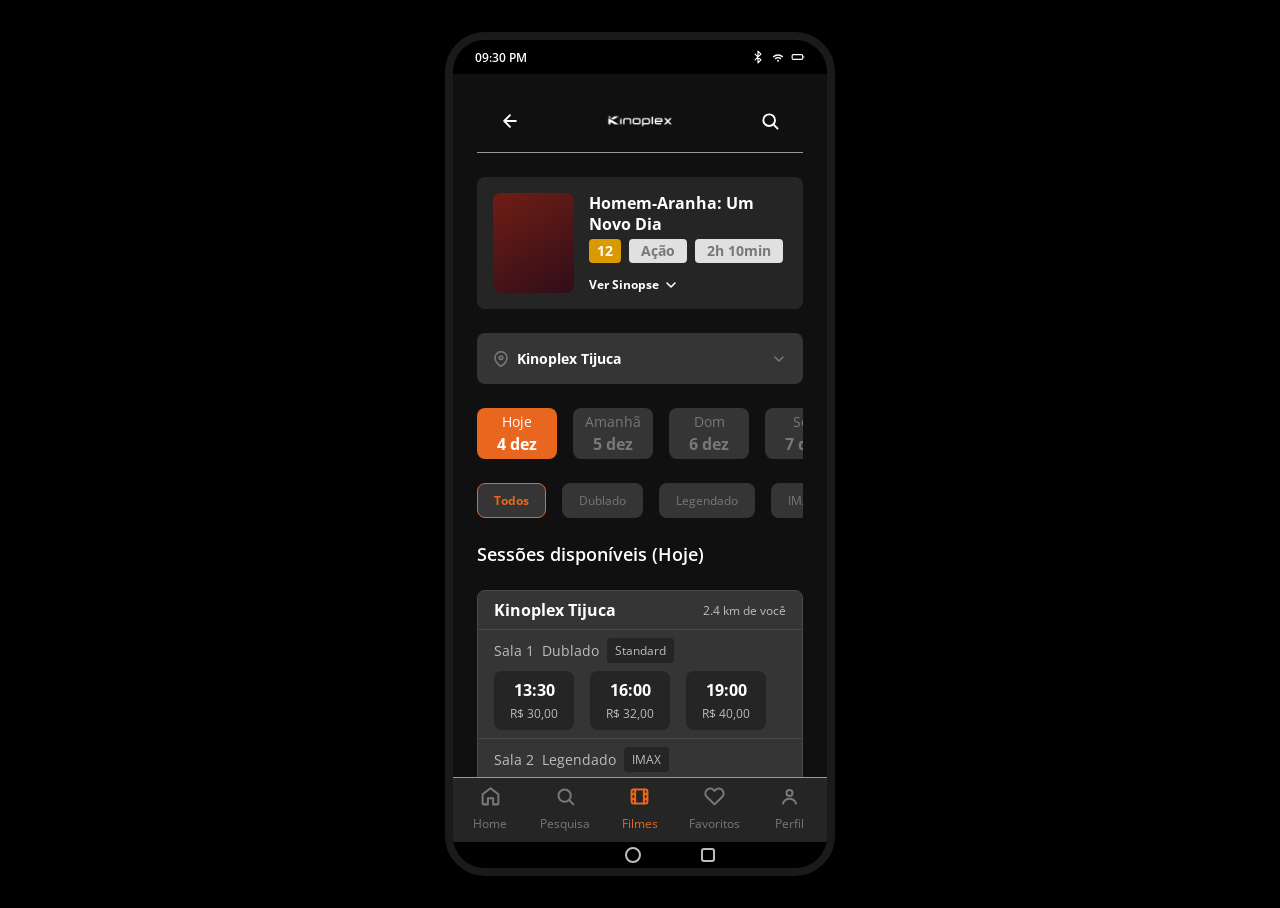
<file: movie.html>
<!DOCTYPE html>
<html lang="pt-BR">
<head>
<meta charset="UTF-8">
<meta name="viewport" content="width=device-width, initial-scale=1.0, viewport-fit=cover">
<title>Kinoplex — Filme</title>
<link rel="preconnect" href="https://fonts.googleapis.com">
<link href="https://fonts.googleapis.com/css2?family=Open+Sans:wght@400;500;600;700;800&display=swap" rel="stylesheet">
<link rel="stylesheet" href="assets/style.css">
</head>
<body>
<div class="device">
  <div class="status-bar"><span>09:30 PM</span><div class="icons"></div></div>

  <div class="screen movie-screen">
    <header class="app-header">
      <a class="icon-btn" href="index.html" aria-label="Voltar"></a>
      <div class="wordmark"><img src="assets/images/kinoplex-logo.png" alt="Kinoplex"></div>
      <a class="icon-btn" href="search.html" aria-label="Pesquisar"></a>
    </header>

    <!-- FICHA DO FILME -->
    <div class="movie-ficha-wrap">
      <div class="movie-ficha">
        <div class="movie-ficha-poster" id="fichaPoster"></div>
        <div class="movie-ficha-body">
          <h1 class="movie-ficha-title" id="fichaTitle"></h1>
          <div class="movie-ficha-badges" id="fichaBadges"></div>
          <button class="synopsis-toggle" id="synopsisToggle">
            <span>Ver Sinopse</span><span class="synopsis-chevron"></span>
          </button>
        </div>
      </div>
      <p class="synopsis" id="synopsis" hidden></p>
    </div>

    <!-- CINEMA -->
    <div class="cinema-select-wrap">
      <button class="cinema-select" id="cinemaSelectBtn" aria-haspopup="listbox" aria-expanded="false">
        <span class="cinema-select-icon"></span>
        <span class="cinema-select-label" id="cinemaSelectLabel"></span>
        <span class="cinema-select-chevron"></span>
      </button>
      <div class="cinema-dropdown" id="cinemaDropdown" hidden></div>
    </div>

    <!-- DIAS -->
    <div class="day-tabs" id="dayTabs"></div>

    <!-- FILTROS -->
    <div class="filter-chips" id="filterChips"></div>

    <!-- SESSÕES -->
    <div class="sessions-title" id="sessionsTitle">Sessões disponíveis (Hoje)</div>
    <div class="session-cards" id="sessionCards"></div>
  </div>

  <nav class="bottom-nav">
    <a class="nav-item" href="index.html"><span class="nav-icon"></span>Home</a>
    <a class="nav-item" href="search.html"><span class="nav-icon"></span>Pesquisa</a>
    <button class="nav-item active"><span class="nav-icon"></span>Filmes</button>
    <button class="nav-item"><span class="nav-icon"></span>Favoritos</button>
    <button class="nav-item"><span class="nav-icon"></span>Perfil</button>
  </nav>

  <div class="android-bar">
    <span class="nav-icon-back"></span>
    <span style="width:16px;height:16px;border:2px solid currentColor;border-radius:50%;display:inline-block;"></span>
    <span style="width:14px;height:14px;border:2px solid currentColor;border-radius:3px;display:inline-block;"></span>
  </div>
</div>
<script src="assets/app.js"></script>
<script>
  document.querySelector('.status-bar .icons').innerHTML = ICONS.bluetooth + ICONS.wifi + ICONS.battery;
  document.querySelector('[aria-label="Voltar"]').innerHTML = ICONS.back;
  document.querySelector('[aria-label="Pesquisar"]').innerHTML = ICONS.search;
  const navIcons = [ICONS.home, ICONS.search, ICONS.films, ICONS.favorites, ICONS.profile];
  document.querySelectorAll('.nav-item .nav-icon').forEach((el,i) => el.innerHTML = navIcons[i]);
  document.querySelector('.cinema-select-icon').innerHTML = ICONS.pin;
  document.querySelector('.cinema-select-chevron').innerHTML = ICONS.chevron;

  // ---- Filme (lido da URL) ----
  const movieId = new URLSearchParams(location.search).get('id') || 'homem-aranha';
  const movie = MOVIES[movieId] || MOVIES['homem-aranha'];
  document.title = 'Kinoplex — ' + movie.title;

  document.getElementById('fichaPoster').classList.add(movie.posterClass);
  document.getElementById('fichaTitle').textContent = movie.title;
  const ratingClass = { "L":"livre", "10":"s10", "12":"s12", "14":"s14", "16":"s16", "18":"s18" }[movie.rating] || "";
  document.getElementById('fichaBadges').innerHTML =
    '<span class="badge badge-rating ' + ratingClass + '">' + movie.rating + '</span>' +
    '<span class="badge badge-genre">' + movie.genre + '</span>' +
    '<span class="badge badge-genre">' + movie.runtime + '</span>';
  document.getElementById('synopsis').textContent = movie.synopsis;

  // Sinopse (expandir/recolher)
  document.querySelector('.synopsis-chevron').innerHTML = ICONS.chevron;
  document.getElementById('synopsisToggle').addEventListener('click', () => {
    const synopsis = document.getElementById('synopsis');
    const open = synopsis.hidden;
    synopsis.hidden = !open;
    document.getElementById('synopsisToggle').classList.toggle('open', open);
  });

  // ---- Cinemas (dropdown customizado) ----
  const cinemaBtn = document.getElementById('cinemaSelectBtn');
  const cinemaLabel = document.getElementById('cinemaSelectLabel');
  const cinemaDropdown = document.getElementById('cinemaDropdown');
  let selectedCinema = 'tijuca';

  function closeCinemaDropdown() {
    cinemaDropdown.hidden = true;
    cinemaBtn.classList.remove('open');
    cinemaBtn.setAttribute('aria-expanded', 'false');
  }
  function renderCinemaDropdown() {
    const theater = THEATERS.find(t => t.id === selectedCinema);
    cinemaLabel.textContent = theater ? theater.name : 'Selecione o cinema';
    cinemaDropdown.innerHTML = THEATERS.map(t =>
      '<button type="button" class="cinema-dropdown-item' + (t.id === selectedCinema ? ' selected' : '') + '" data-id="' + t.id + '">' +
        '<span class="cd-name">' + t.name + '</span>' +
        '<span class="cd-dist">' + t.dist + '</span>' +
        '<span class="cd-check">' + ICONS.check + '</span>' +
      '</button>'
    ).join('');
  }
  cinemaBtn.addEventListener('click', () => {
    const open = cinemaDropdown.hidden;
    renderCinemaDropdown();
    cinemaDropdown.hidden = !open;
    cinemaBtn.classList.toggle('open', !open);
    cinemaBtn.setAttribute('aria-expanded', String(!open));
  });
  cinemaDropdown.addEventListener('click', e => {
    const item = e.target.closest('.cinema-dropdown-item');
    if (!item) return;
    selectedCinema = item.dataset.id;
    closeCinemaDropdown();
    renderCinemaDropdown();
    renderSessions();
  });
  document.addEventListener('click', e => {
    if (!cinemaDropdown.hidden && !e.target.closest('.cinema-select-wrap')) {
      closeCinemaDropdown();
    }
  });

  // ---- Dias ----
  const DAYS = 5;
  const MONTHS = ['jan','fev','mar','abr','mai','jun','jul','ago','set','out','nov','dez'];
  const WEEKDAYS = ['Dom','Seg','Ter','Qua','Qui','Sex','Sáb'];
  function dayLabel(offset) {
    const d = new Date();
    d.setDate(d.getDate() + offset);
    const date = d.getDate() + ' ' + MONTHS[d.getMonth()];
    if (offset === 0) return { top: 'Hoje', date: date };
    if (offset === 1) return { top: 'Amanhã', date: date };
    return { top: WEEKDAYS[d.getDay()], date: date };
  }
  let activeDay = 0;
  const dayTabs = document.getElementById('dayTabs');
  function renderDayTabs() {
    dayTabs.innerHTML = '';
    for (let i = 0; i < DAYS; i++) {
      const l = dayLabel(i);
      const b = document.createElement('button');
      b.type = 'button';
      b.className = 'day-tab' + (i === activeDay ? ' active' : '');
      b.innerHTML = '<span class="day-tab-top">' + l.top + '</span><span class="day-tab-bottom">' + l.date + '</span>';
      b.addEventListener('click', () => {
        activeDay = i;
        renderDayTabs();
        updateSessionsTitle();
        renderSessions();
      });
      dayTabs.appendChild(b);
    }
  }

  // ---- Filtros (Dublado / Legendado / IMAX / 3D) ----
  const FILTERS = ['Todos', 'Dublado', 'Legendado', 'IMAX', '3D'];
  let activeFilter = 'Todos';
  const filterChips = document.getElementById('filterChips');
  function renderFilterChips() {
    filterChips.innerHTML = '';
    FILTERS.forEach(f => {
      const b = document.createElement('button');
      b.type = 'button';
      b.className = 'filter-chip' + (f === activeFilter ? ' active' : '');
      b.textContent = f;
      b.addEventListener('click', () => {
        activeFilter = f;
        renderFilterChips();
        renderSessions();
      });
      filterChips.appendChild(b);
    });
  }

  // ---- Sessões ----
  const sessionCards = document.getElementById('sessionCards');
  function updateSessionsTitle() {
    document.getElementById('sessionsTitle').textContent = 'Sessões disponíveis (' + dayLabel(activeDay).top + ')';
  }
  function renderSessions() {
    let list = (SESSIONS[movieId] || []).filter(s => s.day === activeDay);
    if (activeFilter === 'Dublado') list = list.filter(s => s.type === 'Dublado');
    else if (activeFilter === 'Legendado') list = list.filter(s => s.type === 'Legendado');
    else if (activeFilter === 'IMAX') list = list.filter(s => s.format === 'IMAX');
    else if (activeFilter === '3D') list = list.filter(s => s.format === '3D');
    list = list.filter(s => s.theater === selectedCinema);

    const byTheater = new Map();
    list.forEach(s => {
      if (!byTheater.has(s.theater)) byTheater.set(s.theater, []);
      byTheater.get(s.theater).push(s);
    });

    sessionCards.innerHTML = '';
    if (byTheater.size === 0) {
      const p = document.createElement('p');
      p.className = 'empty-sessions';
      p.textContent = 'Nenhuma sessão disponível para esses filtros.';
      sessionCards.appendChild(p);
      return;
    }
    byTheater.forEach((sessions, theaterId) => {
      const theater = THEATERS.find(t => t.id === theaterId);
      if (!theater) return;
      const card = document.createElement('div');
      card.className = 'session-card';
      let html = '<div class="session-card-head">' +
        '<span class="session-card-name">' + theater.name + '</span>' +
        '<span class="session-card-dist">' + theater.dist + '</span>' +
        '</div>';
      sessions.forEach((s, idx) => {
        html += '<div class="session-card-divider"></div>' +
          '<div class="session-row">' +
            '<div class="session-row-info">' +
              '<span class="session-room">' + s.room + '</span>' +
              '<span class="session-type">' + s.type + '</span>' +
              '<span class="session-format">' + s.format + '</span>' +
            '</div>' +
            '<div class="session-times">' +
              s.times.map(t => '<div class="session-time"><span class="session-time-h">' + t[0] + '</span><span class="session-time-p">' + t[1] + '</span></div>').join('') +
            '</div>' +
          '</div>';
      });
      card.innerHTML = html;
      sessionCards.appendChild(card);
    });
  }

  renderCinemaDropdown();
  renderDayTabs();
  renderFilterChips();
  updateSessionsTitle();
  renderSessions();

  // Scroll lateral com a roda do mouse (dias e filtros)
  [dayTabs, filterChips].forEach(el => {
    el.addEventListener('wheel', e => {
      if (Math.abs(e.deltaY) > Math.abs(e.deltaX)) {
        el.scrollLeft += e.deltaY;
        e.preventDefault();
      }
    }, { passive: false });
  });

  // Arrastar com o mouse para rolar (desktop)
  if (window.matchMedia('(pointer: fine)').matches) {
    [dayTabs, filterChips].forEach(el => {
      let isDown = false, startX = 0, startLeft = 0, moved = false;
      el.addEventListener('pointerdown', e => {
        isDown = true; moved = false;
        startX = e.clientX; startLeft = el.scrollLeft;
      });
      el.addEventListener('pointermove', e => {
        if (!isDown) return;
        const dx = e.clientX - startX;
        if (Math.abs(dx) > 4 && !moved) {
          moved = true;
          try { el.setPointerCapture(e.pointerId); } catch (err) {}
        }
        if (moved) el.scrollLeft = startLeft - dx;
      });
      const up = () => { isDown = false; };
      el.addEventListener('pointerup', up);
      el.addEventListener('pointercancel', up);
      el.addEventListener('click', e => {
        if (moved) { e.preventDefault(); e.stopPropagation(); }
      }, true);
    });
  }
</script>
</body>
</html>
</file>
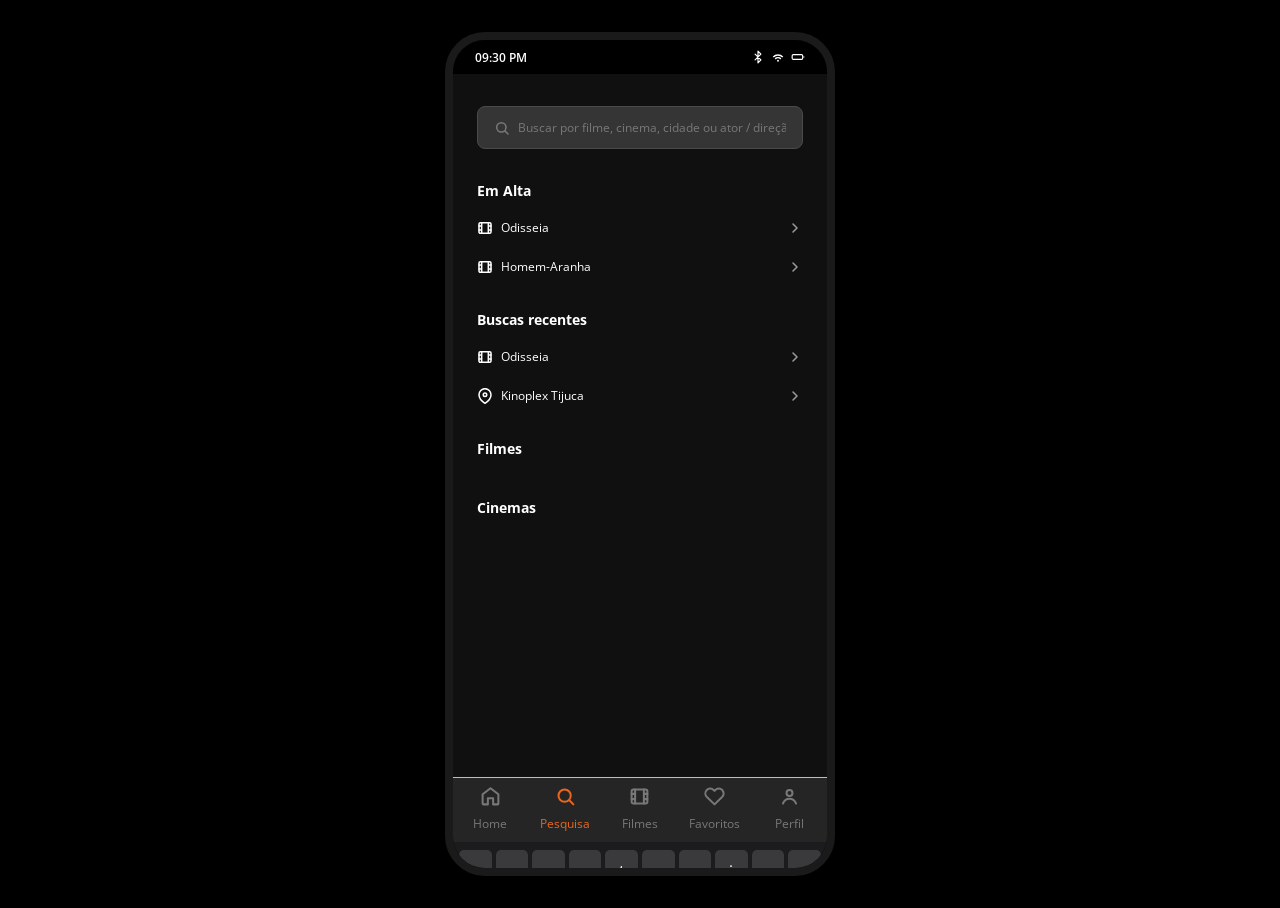
<file: search.html>
<!DOCTYPE html>
<html lang="pt-BR">
<head>
<meta charset="UTF-8">
<meta name="viewport" content="width=device-width, initial-scale=1.0, viewport-fit=cover">
<title>Kinoplex — Buscar</title>
<link rel="preconnect" href="https://fonts.googleapis.com">
<link href="https://fonts.googleapis.com/css2?family=Open+Sans:wght@400;500;600;700;800&display=swap" rel="stylesheet">
<link rel="stylesheet" href="assets/style.css">
</head>
<body class="search-page">
<div class="device">
  <div class="status-bar"><span>09:30 PM</span><div class="icons"></div></div>

  <div class="screen search-screen">
    <div class="search-field">
      <span class="search-field-icon"></span>
      <input type="search" placeholder="Buscar por filme, cinema, cidade ou ator / direção" aria-label="Buscar" autocomplete="off">
      <button class="search-field-clear" id="searchClear" aria-label="Limpar busca"></button>
    </div>

    <section class="search-group">
      <h2 class="search-group-title">Em Alta</h2>
      <a class="search-item" href="movie.html?id=odisseia">
        <span class="search-item-icon"></span>
        <span class="search-item-label">Odisseia</span>
        <span class="search-item-chevron"></span>
      </a>
      <a class="search-item" href="movie.html?id=homem-aranha">
        <span class="search-item-icon"></span>
        <span class="search-item-label">Homem-Aranha</span>
        <span class="search-item-chevron"></span>
      </a>
    </section>

    <section class="search-group">
      <h2 class="search-group-title">Buscas recentes</h2>
      <a class="search-item" href="movie.html?id=odisseia">
        <span class="search-item-icon"></span>
        <span class="search-item-label">Odisseia</span>
        <span class="search-item-chevron"></span>
      </a>
      <a class="search-item" href="#">
        <span class="search-item-icon pin"></span>
        <span class="search-item-label">Kinoplex Tijuca</span>
        <span class="search-item-chevron"></span>
      </a>
    </section>

    <section class="search-group search-results" id="searchResults" hidden>
      <h2 class="search-group-title">Filmes</h2>
      <div id="searchResultsList"></div>
    </section>

    <section class="search-group search-results" id="searchCinemas" hidden>
      <h2 class="search-group-title">Cinemas</h2>
      <div id="searchCinemasList"></div>
    </section>
  </div>

  <nav class="bottom-nav">
    <a class="nav-item" href="index.html"><span class="nav-icon"></span>Home</a>
    <button class="nav-item active"><span class="nav-icon"></span>Pesquisa</button>
    <button class="nav-item"><span class="nav-icon"></span>Filmes</button>
    <button class="nav-item"><span class="nav-icon"></span>Favoritos</button>
    <button class="nav-item"><span class="nav-icon"></span>Perfil</button>
  </nav>

  <div class="android-bar">
    <span class="nav-icon-back"></span>
    <span style="width:16px;height:16px;border:2px solid currentColor;border-radius:50%;display:inline-block;"></span>
    <span style="width:14px;height:14px;border:2px solid currentColor;border-radius:3px;display:inline-block;"></span>
  </div>
</div>
<script src="assets/app.js"></script>
<script>
  document.querySelector('.status-bar .icons').innerHTML = ICONS.bluetooth + ICONS.wifi + ICONS.battery;
  document.querySelector('.search-field-icon').innerHTML = ICONS.search;
  document.querySelectorAll('.search-item-icon:not(.pin)').forEach(el => el.innerHTML = ICONS.films);
  document.querySelector('.search-item-icon.pin').innerHTML = ICONS.pin;
  document.querySelectorAll('.search-item-chevron').forEach(el => el.innerHTML = ICONS.chevron);
  const navIcons = [ICONS.home, ICONS.search, ICONS.films, ICONS.favorites, ICONS.profile];
  document.querySelectorAll('.nav-item .nav-icon').forEach((el,i) => el.innerHTML = navIcons[i]);
  document.querySelector('.nav-icon-back').innerHTML = ICONS.back;
  document.querySelector('#searchClear').innerHTML = ICONS.close;

  const searchInput = document.querySelector('.search-field input');

  // --- Resultados de busca ---
  const searchGroups = document.querySelectorAll('.search-group:not(.search-results)');
  const searchResults = document.getElementById('searchResults');
  const searchResultsList = document.getElementById('searchResultsList');
  const searchCinemas = document.getElementById('searchCinemas');
  const searchCinemasList = document.getElementById('searchCinemasList');
  const searchClear = document.getElementById('searchClear');

  function norm(s) {
    return (s || '').normalize('NFD').replace(/[\u0300-\u036f]/g, '').toLowerCase();
  }
  function renderResults(q) {
    const term = norm(q).trim();
    const hasQuery = term.length > 0;

    const movieMatches = hasQuery ? Object.keys(MOVIES).filter(id => {
      const m = MOVIES[id];
      return norm(m.title).includes(term) || norm(m.genre).includes(term);
    }) : [];
    const theaterMatches = hasQuery ? THEATERS.filter(t =>
      norm(t.name).includes(term) || norm(t.city).includes(term)
    ) : [];

    searchResultsList.innerHTML = movieMatches.map(id => {
      const m = MOVIES[id];
      return '<a class="search-result-card" href="movie.html?id=' + id + '">' +
        '<div class="search-result-poster ' + m.posterClass + '"></div>' +
        '<div class="search-result-info">' +
          '<span class="search-result-title">' + m.title + '</span>' +
          '<span class="search-result-meta">' + m.runtime + ' - ' + m.genre + '</span>' +
        '</div>' +
        '<span class="search-result-chevron">' + ICONS.chevron + '</span>' +
      '</a>';
    }).join('');

    searchCinemasList.innerHTML = theaterMatches.map(t =>
      '<a class="search-result-card search-result-card--theater" href="#">' +
        '<div class="search-result-info">' +
          '<span class="search-result-title">' + t.name + '</span>' +
          '<span class="search-result-meta">' + t.dist + '</span>' +
        '</div>' +
        '<span class="search-result-chevron">' + ICONS.chevron + '</span>' +
      '</a>'
    ).join('');

    searchGroups.forEach(g => g.hidden = hasQuery);
    searchResults.hidden = movieMatches.length === 0;
    searchCinemas.hidden = theaterMatches.length === 0;
    searchClear.classList.toggle('visible', hasQuery);
  }
  searchInput.addEventListener('input', () => renderResults(searchInput.value));
  searchClear.addEventListener('click', () => {
    searchInput.value = '';
    renderResults('');
    searchInput.focus();
  });

  // --- Teclado virtual (simula o teclado do celular) ---
  // Em dispositivos touch (celular/tablet) o teclado nativo do sistema já aparece (evita teclado duplicado).
  const isTouch = window.matchMedia && matchMedia('(pointer: coarse)').matches;
  if (!isTouch) {
  const vkbd = document.createElement('div');
  vkbd.className = 'vkbd';
  vkbd.setAttribute('aria-hidden', 'true');
  document.querySelector('.screen').after(vkbd);

  const letterRows = [
    ['q','w','e','r','t','y','u','i','o','p'],
    ['a','s','d','f','g','h','j','k','l'],
    ['shift','z','x','c','v','b','n','m','backspace']
  ];
  const numRows = [
    ['1','2','3','4','5','6','7','8','9','0'],
    ['-','/',':',';','(',')','$','&','@','"'],
    ['shift','.','?','!',"'",'backspace']
  ];

  let shifted = false;
  let numMode = false;

  function buildKeys(rows) {
    vkbd.innerHTML = '';
    rows.forEach(row => {
      const r = document.createElement('div');
      r.className = 'vkbd-row';
      row.forEach(k => {
        const b = document.createElement('button');
        b.type = 'button';
        if (k === 'shift') { b.className = 'vkbd-key vkbd-special'; b.textContent = '⇧'; b.dataset.key = 'shift'; }
        else if (k === 'backspace') { b.className = 'vkbd-key vkbd-special'; b.textContent = '⌫'; b.dataset.key = 'backspace'; }
        else { b.className = 'vkbd-key'; b.textContent = shifted ? k.toUpperCase() : k; b.dataset.key = k; }
        r.appendChild(b);
      });
      vkbd.appendChild(r);
    });
    const bottom = document.createElement('div');
    bottom.className = 'vkbd-row';
    [
      { key: 'mode', label: '123', cls: 'vkbd-key vkbd-special' },
      { key: ' ', label: 'space', cls: 'vkbd-key vkbd-space' },
      { key: 'go', label: 'Ir', cls: 'vkbd-key vkbd-go' }
    ].forEach(cfg => {
      const b = document.createElement('button');
      b.type = 'button';
      b.className = cfg.cls;
      b.textContent = cfg.label;
      b.dataset.key = cfg.key;
      bottom.appendChild(b);
    });
    vkbd.appendChild(bottom);
  }
  buildKeys(letterRows);

  function showKeyboard() { vkbd.classList.add('open'); vkbd.setAttribute('aria-hidden', 'false'); }
  function hideKeyboard() { vkbd.classList.remove('open'); vkbd.setAttribute('aria-hidden', 'true'); }

  vkbd.addEventListener('mousedown', e => e.preventDefault());
  vkbd.addEventListener('click', e => {
    const b = e.target.closest('button');
    if (!b || !b.dataset.key) return;
    const key = b.dataset.key;
    searchInput.focus();
    const start = searchInput.selectionStart;
    const end = searchInput.selectionEnd;
    if (key === 'backspace') {
      if (start !== end) {
        searchInput.value = searchInput.value.slice(0, start) + searchInput.value.slice(end);
        searchInput.selectionStart = searchInput.selectionEnd = start;
      } else if (start > 0) {
        searchInput.value = searchInput.value.slice(0, start - 1) + searchInput.value.slice(start);
        searchInput.selectionStart = searchInput.selectionEnd = start - 1;
      }
    } else if (key === 'shift') {
      shifted = !shifted;
      vkbd.querySelectorAll('.vkbd-key:not(.vkbd-special):not(.vkbd-space)').forEach(el => {
        el.textContent = shifted ? el.textContent.toUpperCase() : el.textContent.toLowerCase();
      });
    } else if (key === 'mode') {
      numMode = !numMode;
      buildKeys(numMode ? numRows : letterRows);
    } else if (key === 'go') {
      hideKeyboard();
    } else {
      searchInput.value = searchInput.value.slice(0, start) + key + searchInput.value.slice(end);
      const pos = start + key.length;
      searchInput.selectionStart = searchInput.selectionEnd = pos;
    }
    searchInput.dispatchEvent(new Event('input'));
  });

  searchInput.addEventListener('focus', showKeyboard);
  searchInput.addEventListener('keydown', e => { if (e.key === 'Enter') hideKeyboard(); });
  document.addEventListener('click', e => {
    if (vkbd.classList.contains('open') && !vkbd.contains(e.target) && !searchInput.contains(e.target) && !searchClear.contains(e.target)) {
      searchInput.blur();
      hideKeyboard();
    }
  });
  }
</script>
</body>
</html>
</file>
<file: assets/style.css>
/* ============================================================
   KINOPLEX — Design tokens
   ============================================================ */
:root {
  /* Primary — Kinoplex Orange (#E8661F) */
  --primary-900:#6B2A0A; --primary-800:#8F3810; --primary-700:#B3470F; --primary-600:#C84D12;
  --primary-500:#E8661F; --primary-400:#FF8A3D; --primary-300:#FAB57A; --primary-200:#FCD4B3;
  --primary-100:#FEE7D2; --primary-50:#FFF4EA;

  /* Age rating — official BR classification colors */
  --rating-livre:#34B35B; --rating-10:#2F80ED; --rating-12:#D99A00;
  --rating-14:#E8661F; --rating-16:#D13438; --rating-18:#111111;

  /* Secondary — Kinoplex Dark (achromatic) */
  --secondary-900:#151515; --secondary-800:#252525; --secondary-700:#353535; --secondary-600:#4A4A4A;
  --secondary-500:#606060; --secondary-400:#787878; --secondary-300:#999999; --secondary-200:#B0B0B0;
  --secondary-100:#E0E0E0; --secondary-50:#F2F2F2;

  /* Neutral (slightly cool grays) */
  --neutral-900:#141418; --neutral-700:#353541; --neutral-600:#454555; --neutral-500:#565669;
  --neutral-400:#73738D; --neutral-300:#9797AA; --neutral-100:#E0E0E4; --neutral-50:#F1F1F3;

  --success-500:#34B35B; --success-400:#5ACE7C;
  --warning-500:#F5B800;
  --error-500:#E44A4E;

  /* Semantic */
  --bg-app: #101010;
  --bg-surface: var(--secondary-800);
  --bg-surface-elevated: var(--secondary-700);
  --primary: var(--primary-500);
  --primary-on: #FFFFFF; /* text color to place on top of --primary */
  --text-primary: #FFFFFF;
  --text-secondary: #BDBDBD;
  --text-muted: #787878;
  --border-color: #999999;

  --radius-sm: 4px;
  --radius-md: 8px;
  --radius-lg: 16px;
  --transition: all .2s cubic-bezier(.4,0,.2,1);

  --font-body: 'Open Sans', system-ui, -apple-system, sans-serif;
}

* { box-sizing: border-box; margin: 0; padding: 0; }

html, body {
  background: #000;
  color: var(--text-primary);
  font-family: var(--font-body);
  -webkit-tap-highlight-color: transparent;
}

a { color: inherit; text-decoration: none; }
button { font-family: inherit; }
ul { list-style: none; }

/* ============================================================
   DEVICE FRAME
   Desktop/presentation: phone mockup with fake status + nav bar.
   Real mobile viewport: edge-to-edge, no fake chrome (the real
   device already provides its own status bar).
   ============================================================ */
body {
  min-height: 100vh;
  display: flex;
  justify-content: center;
  align-items: center;
  padding: 32px 16px;
}

.device {
  width: 390px;
  background: var(--bg-app);
  border: 8px solid #1a1a1a;
  border-radius: 40px;
  box-shadow: 0 30px 60px rgba(0,0,0,.55);
  overflow: hidden;
  position: relative;
  display: flex;
  flex-direction: column;
  height: 844px;
}

.status-bar {
  height: 34px;
  flex-shrink: 0;
  padding: 0 22px;
  display: flex;
  align-items: center;
  justify-content: space-between;
  font-size: 12px;
  font-weight: 600;
  background: #000;
}
.status-bar .icons { display: flex; align-items: center; gap: 6px; }
.status-bar svg { width: 14px; height: 14px; }

.android-bar {
  height: 26px;
  flex-shrink: 0;
  background: #000;
  display: flex;
  align-items: center;
  justify-content: center;
  gap: 60px;
  color: var(--text-secondary);
}
.android-bar svg { width: 16px; height: 16px; }

.screen {
  flex: 1;
  overflow-y: auto;
  overflow-x: hidden;
  scrollbar-width: none;
  position: relative;
  background: var(--bg-app);
}
.screen::-webkit-scrollbar { display: none; }

@media (max-width: 460px) {
  body { padding: 0; align-items: stretch; }
  .device {
    width: 100%;
    height: 100dvh;
    border: none;
    border-radius: 0;
    box-shadow: none;
  }
  .status-bar, .android-bar { display: none; }
}

/* ============================================================
   HEADER
   ============================================================ */
.app-header {
  position: sticky;
  top: 0;
  z-index: 20;
  background: var(--bg-app);
  border-bottom: 1px solid var(--border-color);
  padding: 14px 16px;
  display: flex;
  align-items: center;
  justify-content: space-between;
}
.icon-btn {
  width: 34px;
  height: 34px;
  display: flex;
  align-items: center;
  justify-content: center;
  background: none;
  border: none;
  color: var(--text-primary);
  cursor: pointer;
  border-radius: 50%;
  transition: var(--transition);
  flex-shrink: 0;
}
.icon-btn:hover { background: var(--bg-surface); }
.icon-btn svg { width: 20px; height: 20px; }

.wordmark {
  display: flex;
  align-items: center;
}
.wordmark img {
  height: 17px;
  width: auto;
  display: block;
}
.splash .wordmark img { height: 30px; }

/* ============================================================
   SECTION HEADERS
   ============================================================ */
.section-title {
  padding: 18px 16px 12px;
  font-size: 20px;
  font-weight: 700;
  color: var(--text-primary);
}

/* ============================================================
   BADGES (age rating / genre / trending)
   ============================================================ */
.badge-row { display: flex; align-items: center; gap: 6px; flex-wrap: wrap; margin-top: 8px; }
.badge {
  font-size: 12px;
  font-weight: 700;
  padding: 4px 12px;
  border-radius: 4px;
  white-space: nowrap;
  line-height: 12px;
}
.badge-rating { background: var(--rating-12); color: #FFF; padding: 4px 5px; }
.badge-rating.livre { background: var(--rating-livre); }
.badge-rating.s10 { background: var(--rating-10); }
.badge-rating.s12 { background: var(--rating-12); }
.badge-rating.s14 { background: var(--rating-14); }
.badge-rating.s16 { background: var(--rating-16); }
.badge-rating.s18 { background: var(--rating-18); }
.badge-genre { background: var(--bg-surface-elevated); color: #FFF; }
.badge-trending {
  background: var(--bg-surface-elevated);
  color: var(--primary-400);
  font-weight: 700;
  display: inline-flex;
  align-items: center;
  gap: 3px;
}
.badge-trending svg { width: 10px; height: 10px; }

/* ============================================================
   FEATURED CARD (first "Em Cartaz" item)
   ============================================================ */
.featured-card {
  display: block;
  margin: 0 16px 20px;
  cursor: pointer;
}
.featured-poster {
  position: relative;
  height: 230px;
  border-radius: var(--radius-md);
  overflow: hidden;
  border: 1px solid var(--primary-300);
  background-size: cover;
  background-position: center;
  transition: var(--transition);
}
.featured-card:hover .featured-poster { border-color: var(--primary); }

.play-badge {
  position: absolute;
  top: 10px;
  left: 10px;
  width: 26px;
  height: 26px;
  border-radius: 6px;
  background: rgba(0,0,0,.55);
  display: flex;
  align-items: center;
  justify-content: center;
  backdrop-filter: blur(2px);
}
.play-badge svg { width: 12px; height: 12px; color: #fff; }

.featured-title {
  font-size: 20px;
  font-weight: 700;
  margin-top: 10px;
  line-height: 1.3;
}

/* ============================================================
   SECONDARY GRID (2-up "Em Cartaz" row)
   ============================================================ */
.movie-grid {
  display: grid;
  grid-template-columns: 1fr 1fr;
  gap: 12px;
  padding: 0 16px 8px;
}
.movie-card { cursor: pointer; }
.movie-card .poster {
  aspect-ratio: 188 / 214;
  border-radius: var(--radius-md);
  border: 1px solid var(--border-color);
  background-size: cover;
  background-position: center;
  transition: var(--transition);
}
.movie-card:hover .poster { border-color: var(--primary); }
.movie-card .movie-title {
  font-size: 14px;
  font-weight: 700;
  margin-top: 8px;
  line-height: 1.3;
}

/* Placeholder poster gradients (no real movie stills — public deploy) */
.poster-a { background-image: linear-gradient(150deg, hsl(6,70%,26%), hsl(340,55%,12%)); }
.poster-b { background-image: linear-gradient(150deg, hsl(200,45%,22%), hsl(230,50%,10%)); }
.poster-c { background-image: linear-gradient(150deg, hsl(330,40%,24%), hsl(300,45%,10%)); }

/* ============================================================
   BOTTOM NAV
   ============================================================ */
.bottom-nav {
  flex-shrink: 0;
  border-top: 1px solid var(--border-color);
  background: var(--bg-surface);
  display: flex;
  justify-content: space-around;
  align-items: center;
  padding: 8px 0 10px;
}
.nav-item {
  display: flex;
  flex-direction: column;
  align-items: center;
  gap: 4px;
  color: var(--text-muted);
  font-size: 12px;
  font-weight: 400;
  cursor: pointer;
  width: 20%;
  background: none;
  border: none;
}
.nav-item svg { width: 21px; height: 21px; }
.nav-item.active { color: var(--primary); }

/* ============================================================
   SPLASH
   ============================================================ */
.splash {
  position: absolute;
  inset: 0;
  z-index: 100;
  background: #000;
  display: flex;
  flex-direction: column;
  align-items: center;
  justify-content: center;
  gap: 10px;
  transition: opacity .5s ease;
}
.splash.fade-out { opacity: 0; pointer-events: none; }
.splash .wordmark { font-size: 26px; }
.splash .tagline {
  font-size: 10.5px;
  font-weight: 700;
  letter-spacing: .25em;
  color: var(--text-secondary);
}

/* ============================================================
   STUB PAGE (used by movie.html / search.html until later parts)
   ============================================================ */
.stub {
  padding: 60px 24px;
  text-align: center;
  color: var(--text-secondary);
}
.stub h2 { color: var(--text-primary); font-size: 17px; margin-bottom: 10px; }
.stub p { font-size: 13px; line-height: 1.6; }
.stub .back-link {
  display: inline-block;
  margin-top: 20px;
  color: var(--primary-400);
  font-weight: 700;
  font-size: 13px;
}

/* ============================================================
   SEARCH PAGE (search.html)
   ============================================================ */
body.search-page .bottom-nav { border-top-color: #BDBDBD; }

.search-screen {
  padding: 32px 24px 24px;
}

/* Barra de busca */
.search-field {
  display: flex;
  align-items: center;
  gap: 8px;
  background: var(--bg-surface-elevated);
  border: 1px solid var(--secondary-600);
  border-radius: 8px;
  padding: 12px 16px;
  transition: border-color var(--transition);
}
.search-field:focus-within { border-color: var(--primary); }
.search-field-icon {
  display: flex;
  flex-shrink: 0;
  color: var(--text-muted);
}
.search-field-icon svg { width: 16px; height: 16px; }
.search-field input {
  flex: 1;
  min-width: 0;
  background: none;
  border: none;
  outline: none;
  color: var(--secondary-300);
  font-family: var(--font-body);
  font-size: 12px;
  font-weight: 400;
}
.search-field input::placeholder { color: var(--text-muted); }
.search-field input::-webkit-search-cancel-button { display: none; }

/* Grupos: Em Alta / Buscas recentes */
.search-group {
  display: flex;
  flex-direction: column;
  gap: 16px;
  margin-top: 32px;
}
.search-group-title {
  color: var(--text-primary);
  font-size: 14px;
  font-weight: 700;
}

/* Item de resultado */
.search-item {
  display: flex;
  align-items: center;
  gap: 8px;
  min-height: 23px;
  color: var(--text-primary);
}
.search-item-icon {
  display: flex;
  flex-shrink: 0;
}
.search-item-icon svg { width: 16px; height: 16px; }
.search-item-label {
  flex: 1;
  font-size: 12px;
  font-weight: 400;
  white-space: nowrap;
  overflow: hidden;
  text-overflow: ellipsis;
}
.search-item-chevron {
  display: flex;
  flex-shrink: 0;
  color: var(--secondary-300);
}
.search-item-chevron svg { width: 16px; height: 16px; }

/* Teclado virtual (simula o teclado do celular) */
.vkbd {
  position: absolute;
  left: 0;
  right: 0;
  bottom: 26px;
  z-index: 60;
  background: #1C1C1E;
  padding: 8px 6px 10px;
  display: flex;
  flex-direction: column;
  gap: 8px;
  transform: translateY(100%);
  transition: transform .3s cubic-bezier(.16, 1, .3, 1);
  user-select: none;
}
.vkbd.open { transform: translateY(0); }
.vkbd-row { display: flex; justify-content: center; gap: 4px; }
.vkbd-key {
  flex: 1;
  height: 40px;
  border: none;
  border-radius: 5px;
  background: #3A3A3C;
  color: #FFF;
  font-family: var(--font-body);
  font-size: 15px;
  font-weight: 500;
  cursor: pointer;
  box-shadow: 0 1px 1px rgba(0, 0, 0, .3);
  transition: background-color .1s, transform .05s;
}
.vkbd-key:active { background: #545456; transform: scale(.95); }
.vkbd-special { flex: 1.5; font-size: 13px; }
.vkbd-space { flex: 5; }
.vkbd-go { background: var(--primary); color: #FFF; font-weight: 700; }
.vkbd-go:active { background: var(--primary-600); }

/* Resultados da busca */
.search-results { gap: 8px; }
.search-field-clear {
  display: none;
  align-items: center;
  justify-content: center;
  width: 24px;
  height: 24px;
  border: none;
  background: none;
  color: var(--secondary-300);
  cursor: pointer;
  border-radius: 50%;
  flex-shrink: 0;
}
.search-field-clear.visible { display: flex; }
.search-field-clear svg { width: 14px; height: 14px; }
.search-result-card {
  display: flex;
  align-items: center;
  gap: 14px;
  padding: 8px 16px;
  background: var(--bg-surface-elevated);
  border-radius: 16px;
}
.search-result-poster {
  width: 49px;
  height: 60px;
  border-radius: 10px;
  flex-shrink: 0;
  background-size: cover;
  background-position: center;
}
.search-result-info {
  flex: 1;
  min-width: 0;
  display: flex;
  flex-direction: column;
  gap: 8px;
}
.search-result-title {
  font-size: 16px;
  font-weight: 700;
  color: var(--text-primary);
  white-space: nowrap;
  overflow: hidden;
  text-overflow: ellipsis;
}
.search-result-meta {
  font-size: 12px;
  font-weight: 400;
  color: var(--text-primary);
}
.search-result-chevron {
  display: flex;
  flex-shrink: 0;
  color: var(--secondary-300);
}
.search-result-chevron svg { width: 16px; height: 16px; }
.search-result-card--theater { padding-top: 18px; padding-bottom: 18px; }

/* ============================================================
   MOVIE PAGE (movie.html)
   ============================================================ */
.movie-screen {
  padding: 16px 24px 24px;
  display: flex;
  flex-direction: column;
  gap: 24px;
}
.movie-screen > * { flex-shrink: 0; }

/* Ficha do filme */
.movie-ficha-wrap {
  display: flex;
  flex-direction: column;
  gap: 16px;
}
.movie-ficha {
  display: flex;
  gap: 15px;
  background: var(--bg-surface);
  border-radius: 8px;
  padding: 16px;
  align-items: stretch;
}
.movie-ficha-poster {
  width: 81px;
  height: 100px;
  border-radius: 8px;
  flex-shrink: 0;
  background-size: cover;
  background-position: center;
}
.movie-ficha-body {
  flex: 1;
  min-width: 0;
  display: flex;
  flex-direction: column;
  gap: 4px;
}
.movie-ficha-title {
  font-size: 16px;
  font-weight: 700;
  line-height: 1.3;
}
.movie-ficha-badges {
  display: flex;
  align-items: center;
  gap: 8px;
  flex-wrap: wrap;
}
.movie-ficha-badges .badge { font-size: 14px; line-height: 16px; padding: 4px 12px; }
.movie-ficha-badges .badge-rating { padding: 4px 8px; }
.movie-ficha-badges .badge-genre { background: #E0E0E0; color: #787878; }

.synopsis-toggle {
  display: flex;
  align-items: center;
  gap: 4px;
  background: none;
  border: none;
  color: var(--text-primary);
  font-size: 12px;
  font-weight: 700;
  cursor: pointer;
  padding: 0;
  margin-top: auto;
  align-self: flex-start;
}
.synopsis-chevron {
  display: flex;
  color: var(--text-primary);
  transition: transform .2s ease;
  transform: rotate(90deg);
}
.synopsis-chevron svg { width: 16px; height: 16px; }
.synopsis-toggle.open .synopsis-chevron { transform: rotate(-90deg); }
.synopsis {
  font-size: 12px;
  font-weight: 400;
  line-height: 1.6;
  text-align: justify;
  color: var(--text-secondary);
}

/* Dropdown de cinema */
.cinema-select-wrap { position: relative; }
.cinema-select {
  width: 100%;
  display: flex;
  align-items: center;
  gap: 8px;
  background: var(--bg-surface-elevated);
  border: none;
  border-radius: 8px;
  padding: 16px;
  cursor: pointer;
  text-align: left;
  color: var(--text-primary);
  font-family: var(--font-body);
  transition: var(--transition);
}
.cinema-select:hover { background: var(--secondary-600); }
.cinema-select-icon { display: flex; flex-shrink: 0; color: var(--text-muted); }
.cinema-select-icon svg { width: 16px; height: 16px; }
.cinema-select-label {
  flex: 1;
  min-width: 0;
  font-size: 14px;
  font-weight: 700;
  white-space: nowrap;
  overflow: hidden;
  text-overflow: ellipsis;
}
.cinema-select-chevron {
  display: flex;
  flex-shrink: 0;
  color: var(--text-muted);
  transition: transform .2s ease;
  transform: rotate(90deg);
}
.cinema-select-chevron svg { width: 16px; height: 16px; }
.cinema-select.open .cinema-select-chevron { transform: rotate(-90deg); }

.cinema-dropdown {
  position: absolute;
  top: calc(100% + 8px);
  left: 0;
  right: 0;
  z-index: 50;
  background: var(--bg-surface-elevated);
  border: 1px solid var(--secondary-600);
  border-radius: 8px;
  padding: 6px;
  box-shadow: 0 12px 30px rgba(0, 0, 0, .5);
}
.cinema-dropdown-item {
  width: 100%;
  display: flex;
  align-items: center;
  gap: 10px;
  background: none;
  border: none;
  padding: 10px 12px;
  border-radius: 6px;
  cursor: pointer;
  text-align: left;
  color: var(--text-primary);
  font-family: var(--font-body);
  transition: var(--transition);
}
.cinema-dropdown-item:hover { background: var(--bg-surface); }
.cinema-dropdown-item .cd-name {
  flex: 1;
  min-width: 0;
  font-size: 14px;
  font-weight: 700;
  white-space: nowrap;
  overflow: hidden;
  text-overflow: ellipsis;
}
.cinema-dropdown-item .cd-dist { font-size: 12px; color: var(--text-secondary); }
.cinema-dropdown-item .cd-check { display: flex; color: var(--primary); visibility: hidden; }
.cinema-dropdown-item.selected .cd-check { visibility: visible; }
.cinema-dropdown-item .cd-check svg { width: 16px; height: 16px; }

/* Dias */
.day-tabs { display: flex; gap: 16px; overflow-x: auto; scrollbar-width: none; -webkit-overflow-scrolling: touch; overscroll-behavior-x: contain; cursor: grab; }
.day-tabs:active { cursor: grabbing; }
.day-tabs::-webkit-scrollbar { display: none; }
.day-tab {
  width: 80px;
  flex-shrink: 0;
  display: flex;
  flex-direction: column;
  align-items: center;
  gap: 2px;
  padding: 4px 8px;
  background: var(--bg-surface-elevated);
  border: none;
  border-radius: 8px;
  cursor: pointer;
  color: var(--text-muted);
  transition: var(--transition);
}
.day-tab-top { font-size: 14px; font-weight: 400; }
.day-tab-bottom { font-size: 16px; font-weight: 700; }
.day-tab.active { background: var(--primary); color: #FFF; }

/* Filtros (Dublado / Legendado / IMAX / 3D) */
.filter-chips { display: flex; gap: 16px; overflow-x: auto; scrollbar-width: none; -webkit-overflow-scrolling: touch; overscroll-behavior-x: contain; cursor: grab; }
.filter-chips:active { cursor: grabbing; }
.filter-chips::-webkit-scrollbar { display: none; }
.filter-chip {
  padding: 8px 16px;
  background: var(--bg-surface-elevated);
  border: 1px solid transparent;
  border-radius: 8px;
  color: var(--text-muted);
  font-family: var(--font-body);
  font-size: 12px;
  font-weight: 400;
  cursor: pointer;
  white-space: nowrap;
  transition: var(--transition);
}
.filter-chip.active {
  color: var(--primary);
  border-color: var(--primary);
  font-weight: 700;
}

/* Sessões */
.sessions-title { font-size: 18px; font-weight: 600; }
.session-cards { display: flex; flex-direction: column; gap: 16px; }
.session-card {
  background: var(--bg-surface-elevated);
  border: 1px solid var(--secondary-600);
  border-radius: 8px;
  padding: 8px 0;
}
.session-card-head {
  display: flex;
  align-items: center;
  justify-content: space-between;
  padding: 0 16px;
}
.session-card-name { font-size: 16px; font-weight: 700; }
.session-card-dist { font-size: 12px; font-weight: 400; color: var(--text-secondary); }
.session-card-divider { height: 1px; background: var(--secondary-600); margin: 8px 0; }
.session-row { padding: 0 16px; display: flex; flex-direction: column; gap: 8px; }
.session-row-info { display: flex; align-items: center; gap: 8px; }
.session-room { font-size: 14px; color: var(--text-secondary); }
.session-type { font-size: 14px; color: var(--text-secondary); }
.session-format {
  font-size: 12px;
  color: var(--text-secondary);
  background: var(--bg-surface);
  padding: 4px 8px;
  border-radius: 4px;
}
.session-times { display: flex; gap: 16px; flex-wrap: wrap; }
.session-time {
  width: 80px;
  padding: 8px;
  background: var(--bg-surface);
  border-radius: 8px;
  display: flex;
  flex-direction: column;
  align-items: center;
  gap: 4px;
}
.session-time-h { font-size: 16px; font-weight: 700; }
.session-time-p { font-size: 12px; color: var(--text-secondary); }
.empty-sessions { color: var(--text-secondary); font-size: 13px; }
</file>
